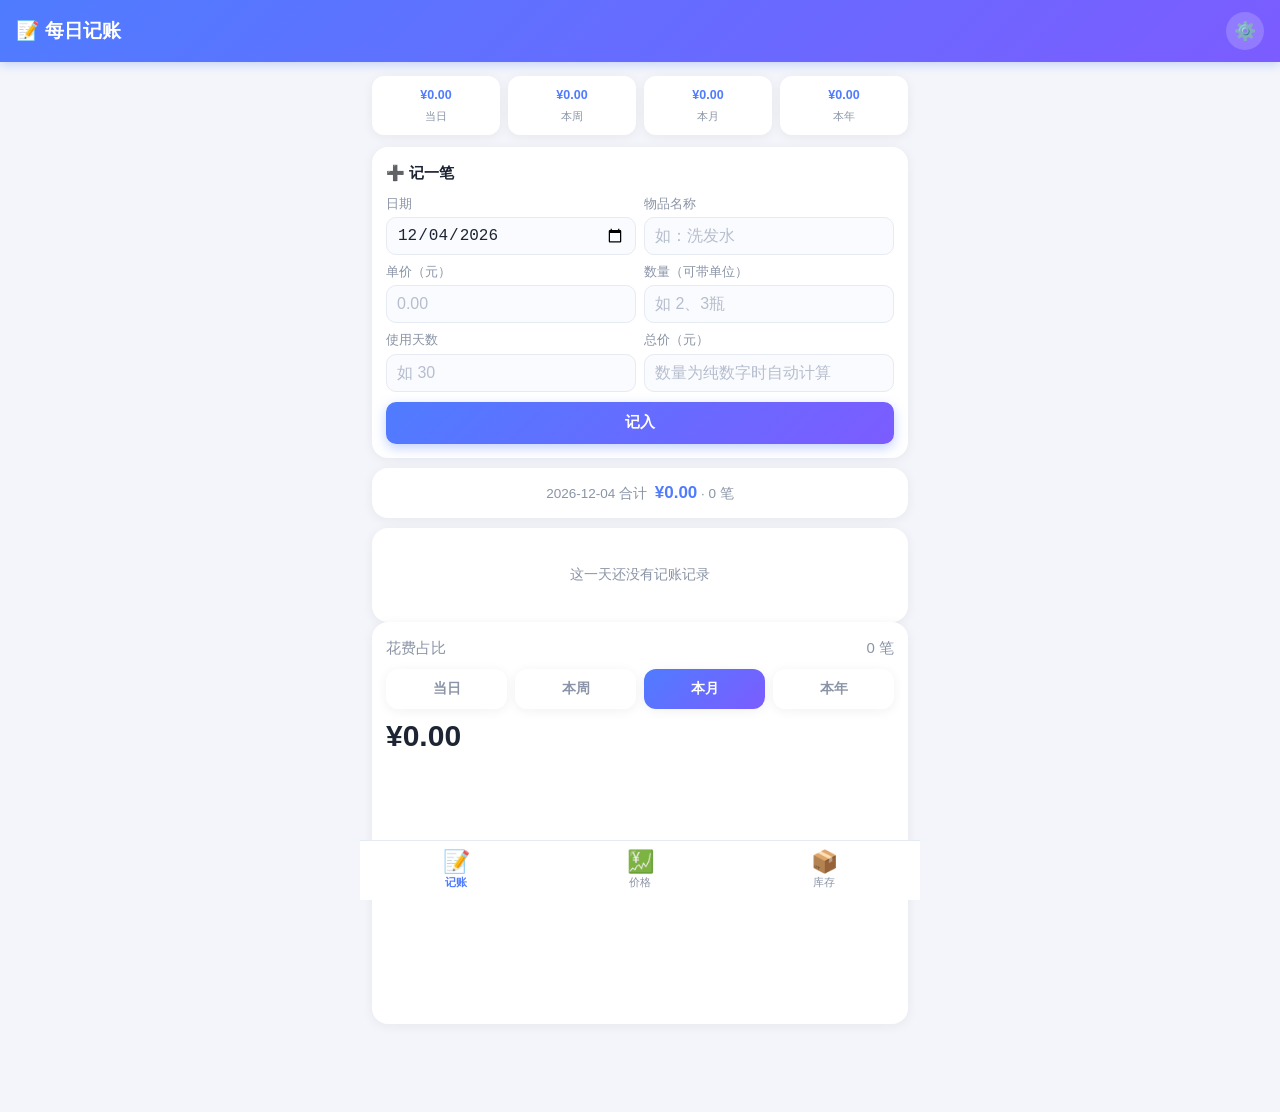
<file: index.html>
<!DOCTYPE html>
<html lang="zh-CN">
<head>
<meta charset="UTF-8">
<meta name="viewport" content="width=device-width, initial-scale=1, viewport-fit=cover">
<title>记账小助手</title>
<meta name="description" content="手机记账软件：每日记账、价格对比、剩余使用天数、花费占比统计">
<meta name="theme-color" content="#4f7cff">
<link rel="manifest" href="manifest.json">
<link rel="icon" type="image/png" href="icon-192.png">
<link rel="apple-touch-icon" href="icon-192.png">
<meta name="apple-mobile-web-app-capable" content="yes">
<meta name="mobile-web-app-capable" content="yes">
<meta name="apple-mobile-web-app-status-bar-style" content="black-translucent">
<meta name="apple-mobile-web-app-title" content="记账">
<link rel="stylesheet" href="style.css">
</head>
<body>

<header class="app-header">
  <h1 id="page-title">📝 每日记账</h1>
  <button class="icon-btn" id="settings-btn" aria-label="设置">⚙️</button>
</header>

<main>

  <!-- ============ 页1：每日记账（记一笔 + 汇总 + 占比） ============ -->
  <section id="page-records" class="page active">
    <div class="summary">
      <div class="tile"><div class="num" id="sum-day">¥0.00</div><div class="lbl">当日</div></div>
      <div class="tile"><div class="num" id="sum-week">¥0.00</div><div class="lbl">本周</div></div>
      <div class="tile"><div class="num" id="sum-month">¥0.00</div><div class="lbl">本月</div></div>
      <div class="tile"><div class="num" id="sum-year">¥0.00</div><div class="lbl">本年</div></div>
    </div>

    <form id="record-form" class="card form" autocomplete="off">
      <h2>➕ 记一笔</h2>
      <div class="form-grid">
        <label class="field">日期
          <input id="r-date" type="date" required>
        </label>
        <label class="field">物品名称
          <input id="r-name" type="text" list="item-suggestions" placeholder="如：洗发水" required>
        </label>
        <label class="field">单价（元）
          <input id="r-price" type="number" step="0.01" min="0" inputmode="decimal" placeholder="0.00">
        </label>
        <label class="field">数量（可带单位）
          <input id="r-qty" type="text" placeholder="如 2、3瓶">
        </label>
        <label class="field">使用天数
          <input id="r-days" type="number" min="1" inputmode="numeric" placeholder="如 30">
        </label>
        <label class="field">总价（元）
          <input id="r-total" type="number" step="0.01" min="0" inputmode="decimal" placeholder="数量为纯数字时自动计算" required>
        </label>
      </div>
      <datalist id="item-suggestions"></datalist>
      <button type="submit" class="btn primary">记入</button>
    </form>

    <div class="card quick-rec hidden" id="quick-rec">
      <div class="quick-title">快捷填写 · 已有物品</div>
      <div class="chips" id="rec-chips"></div>
    </div>

    <div class="card day-total" id="day-total">当日合计 ¥0.00</div>
    <div id="record-list"></div>

    <div class="card">
      <div class="stat-head">
        <span class="muted">花费占比</span>
        <span id="stat-count" class="muted"></span>
      </div>
      <div class="period-tabs" style="margin:10px 0 4px">
        <button class="period-tab" data-range="today">当日</button>
        <button class="period-tab" data-range="week">本周</button>
        <button class="period-tab active" data-range="month">本月</button>
        <button class="period-tab" data-range="year">本年</button>
      </div>
      <div class="stat-total" id="stat-total">¥0.00</div>
      <canvas id="pie-chart"></canvas>
      <div id="chart-legend"></div>
      <div class="hidden" id="top-card"></div>
    </div>
  </section>

  <!-- ============ 页2：价格对比（同名合并，价格变化） ============ -->
  <section id="page-price" class="page">
    <div id="price-list"></div>
  </section>

  <!-- ============ 页3：剩余使用天数（库存） ============ -->
  <section id="page-stock" class="page">
    <div class="summary" id="stock-sum"></div>
    <div id="stock-list"></div>
  </section>

</main>

<nav class="tabbar">
  <button class="tab active" data-page="records"><span class="ico">📝</span><span>记账</span></button>
  <button class="tab" data-page="price"><span class="ico">💹</span><span>价格</span></button>
  <button class="tab" data-page="stock"><span class="ico">📦</span><span>库存</span></button>
</nav>

<div id="install-banner" class="install-banner hidden">
  <span id="install-text">可安装到手机桌面</span>
  <button id="install-btn" class="mini">📲 安装</button>
  <button id="install-close" class="mini ghost-x" aria-label="关闭">✕</button>
</div>

<div id="modal-backdrop">
  <div class="modal">
    <div id="modal-title"></div>
    <div id="modal-body"></div>
    <div id="modal-foot"></div>
  </div>
</div>

<div id="toast"></div>
<input type="file" id="import-file" accept="application/json,.json" hidden>

<script src="app.js"></script>
</body>
</html>
</file>
<file: style.css>
/* =====================================================
   记账小助手 style.css · 移动端优先
   ===================================================== */
:root {
  --primary: #4f7cff;
  --bg: #f3f5fa;
  --card: #ffffff;
  --text: #1d2433;
  --muted: #8a94a6;
  --line: #e6eaf2;
  --danger: #ff5b5b;
  --success: #22c55e;
  --warn: #f59e0b;
  --radius: 16px;
  --shadow: 0 2px 12px rgba(29, 36, 51, 0.06);
}

* { box-sizing: border-box; -webkit-tap-highlight-color: transparent; }
html { -webkit-text-size-adjust: 100%; }
body {
  margin: 0;
  font-family: -apple-system, BlinkMacSystemFont, "PingFang SC", "Hiragino Sans GB", "Microsoft YaHei", "Segoe UI", Roboto, sans-serif;
  background: var(--bg);
  color: var(--text);
  font-size: 15px;
  line-height: 1.55;
}
body.modal-open { overflow: hidden; }

.hidden { display: none !important; }
.muted { color: var(--muted); }

/* ---------- 顶栏 ---------- */
.app-header {
  position: sticky; top: 0; z-index: 20;
  display: flex; align-items: center; justify-content: space-between;
  padding: calc(env(safe-area-inset-top) + 12px) 16px 12px;
  background: linear-gradient(135deg, #4f7cff, #7c5cff);
  color: #fff;
  box-shadow: 0 2px 10px rgba(79, 124, 255, .3);
}
.app-header h1 { margin: 0; font-size: 19px; font-weight: 600; }
.icon-btn {
  background: rgba(255, 255, 255, .18);
  border: none; color: #fff; border-radius: 50%;
  width: 38px; height: 38px; font-size: 18px; cursor: pointer;
}
.icon-btn:active { background: rgba(255, 255, 255, .32); }

/* ---------- 主区域与页面 ---------- */
main {
  max-width: 560px; margin: 0 auto;
  padding: 14px 12px calc(78px + env(safe-area-inset-bottom));
}
.page { display: none; }
.page.active { display: block; animation: fadeIn .18s ease; }
@keyframes fadeIn {
  from { opacity: 0; transform: translateY(6px); }
  to { opacity: 1; transform: none; }
}

/* ---------- 底部导航 ---------- */
.tabbar {
  position: fixed; left: 0; right: 0; bottom: 0; z-index: 20;
  display: flex; justify-content: space-around;
  background: rgba(255, 255, 255, .96);
  -webkit-backdrop-filter: blur(10px); backdrop-filter: blur(10px);
  border-top: 1px solid var(--line);
  padding: 6px 4px calc(env(safe-area-inset-bottom) + 6px);
  max-width: 560px; margin: 0 auto;
}
.tab {
  border: none; background: none; cursor: pointer;
  display: flex; flex-direction: column; align-items: center; gap: 2px;
  font-size: 11px; color: var(--muted); padding: 4px 14px; border-radius: 12px;
}
.tab .ico { font-size: 22px; line-height: 1; }
.tab.active { color: var(--primary); font-weight: 600; }

/* ---------- 卡片与表单 ---------- */
.card {
  background: var(--card); border-radius: var(--radius);
  box-shadow: var(--shadow); padding: 14px; margin-bottom: 10px;
}
.form h2 { margin: 0 0 10px; font-size: 15px; }
.field { display: block; margin-bottom: 10px; font-size: 12.5px; color: var(--muted); }
.field input { margin-top: 3px; }
input {
  width: 100%; height: 38px; border: 1px solid var(--line); border-radius: 10px;
  padding: 0 10px; font-size: 16px; color: var(--text); background: #fafbfe;
  outline: none; transition: border-color .15s, box-shadow .15s, background .15s;
  -webkit-appearance: none; appearance: none;
}
input:focus {
  border-color: var(--primary);
  box-shadow: 0 0 0 3px rgba(79, 124, 255, .15);
  background: #fff;
}
input[readonly] { background: #eef1f8; color: var(--primary); font-weight: 700; }
input::placeholder { color: #b6bece; }
.row2 { display: flex; gap: 10px; }
.row2 .field { flex: 1; min-width: 0; }

/* 记账表单：两列网格，整齐紧凑 */
.form-grid { display: grid; grid-template-columns: 1fr 1fr; gap: 8px 8px; margin-bottom: 10px; }
.form-grid .field { margin-bottom: 0; }
.form-grid .field input { height: 38px; }
.form-grid .full { grid-column: 1 / -1; }

/* ---------- 按钮 ---------- */
.btn {
  display: block; width: 100%; height: 42px; border: none; border-radius: 10px;
  font-size: 15px; font-weight: 600; cursor: pointer;
}
.btn.primary {
  background: linear-gradient(135deg, var(--primary), #7c5cff); color: #fff;
  box-shadow: 0 4px 12px rgba(79, 124, 255, .35);
}
.btn.primary:active { transform: scale(.98); }
.btn.ghost { background: #eef1f8; color: var(--text); }
.btn.danger { background: #ffe9e9; color: var(--danger); }
.mini {
  border: 1px solid var(--line); background: #fff; color: var(--primary);
  border-radius: 8px; padding: 4px 10px; font-size: 12px; cursor: pointer;
}
.mini.danger { color: var(--danger); }

/* ---------- 物品卡片 ---------- */
.item-head {
  display: flex; justify-content: space-between; align-items: center;
  gap: 8px; margin-bottom: 4px;
}
.item-name { font-weight: 600; font-size: 16px; word-break: break-all; }
.item-total { font-weight: 700; color: var(--primary); font-size: 16px; white-space: nowrap; }
.item-meta { font-size: 12.5px; color: var(--muted); margin: 4px 0; }
.price-line {
  display: flex; align-items: center; gap: 6px; flex-wrap: wrap; font-size: 13px;
  background: #f6f8fd; border-radius: 10px; padding: 8px 10px; margin: 8px 0;
}
.price-line .mini { margin-left: auto; }
.diff { font-weight: 700; }
.diff.up { color: #16a34a; }
.diff.down { color: #dc2626; }
.diff.flat { color: var(--muted); }
.item-actions { display: flex; gap: 8px; margin-top: 8px; justify-content: flex-end; }
.hist { margin: 6px 0; font-size: 12.5px; }
.hist summary { color: var(--muted); cursor: pointer; }
.hist ul { margin: 6px 0 0; padding-left: 18px; color: var(--muted); }

/* ---------- 徽章 ---------- */
.badge {
  display: inline-block; font-size: 11px; padding: 2px 8px;
  border-radius: 999px; font-weight: 600; white-space: nowrap;
}
.badge.ok { background: #e5f8ec; color: #16a34a; }
.badge.warn { background: #fff3dd; color: #d97706; }
.badge.danger { background: #ffe5e5; color: #dc2626; }

/* ---------- 统计小方块 ---------- */
.summary { display: flex; gap: 8px; margin-bottom: 12px; }
.tile {
  flex: 1; text-align: center; background: var(--card); border-radius: 12px;
  padding: 10px 4px; box-shadow: var(--shadow); min-width: 0;
}
.tile .num { font-size: 13px; font-weight: 700; color: var(--primary); word-break: break-all; }
.tile .lbl { font-size: 11px; color: var(--muted); margin-top: 3px; }

/* ---------- 进度条：绿黄红分格，随时间一节节减少 ---------- */
.progress {
  height: 10px; border-radius: 999px;
  background: #edf0ff; overflow: hidden; margin: 8px 0;
}
.progress .bar {
  height: 100%; border-radius: 999px;
  background-image:
    repeating-linear-gradient(90deg, transparent 0 9px, rgba(255,255,255,.55) 9px 10px),
    linear-gradient(90deg, #22c55e 0%, #f59e0b 55%, #ef4444 100%);
  transition: width .5s ease;
}
.stock-days { font-size: 13.5px; }
.stock-days b { color: var(--primary); }

/* ---------- 记账列表 ---------- */
.day-total { text-align: center; color: var(--muted); font-size: 13.5px; padding: 12px; }
.day-total b { color: var(--primary); font-size: 17px; margin-left: 4px; }
.rec-group { cursor: pointer; }
.chev { color: var(--muted); margin-left: 6px; }
.rec-detail { margin-top: 8px; }
.rec-entry {
  display: flex; align-items: center; gap: 8px; font-size: 13px; color: var(--muted);
  padding: 6px 0; border-top: 1px dashed var(--line);
}
.rec-entry .mini { margin-left: auto; }

/* ---------- 统计图 ---------- */
.period-tabs { display: flex; gap: 8px; margin-bottom: 12px; }
.period-tab {
  flex: 1; height: 40px; border: none; border-radius: 12px; background: var(--card);
  color: var(--muted); font-size: 14px; font-weight: 600; cursor: pointer; box-shadow: var(--shadow);
}
.period-tab.active { background: linear-gradient(135deg, var(--primary), #7c5cff); color: #fff; }
.stat-head { display: flex; justify-content: space-between; align-items: baseline; }
.stat-total { font-size: 30px; font-weight: 800; margin: 2px 0 10px; }
#pie-chart { width: 100%; display: block; }
.legend-row {
  display: flex; align-items: center; gap: 8px; padding: 7px 2px;
  font-size: 13.5px; border-bottom: 1px dashed var(--line);
}
.legend-row:last-child { border-bottom: none; }
.dot { width: 10px; height: 10px; border-radius: 3px; flex: none; }
.lname { flex: 1; word-break: break-all; }
.lpct { color: var(--muted); font-size: 12.5px; }
.lamt { font-weight: 600; white-space: nowrap; }
#top-card {
  background: linear-gradient(135deg, #fff7e6, #fff);
  border: 1px solid #ffe1a8; font-size: 14px;
  border-radius: 10px; padding: 10px 12px; margin-top: 10px;
}

/* ---------- 空状态 ---------- */
.empty {
  text-align: center; color: var(--muted); padding: 34px 12px; font-size: 13.5px;
  background: var(--card); border-radius: var(--radius); box-shadow: var(--shadow); line-height: 1.9;
}
.muted-card { color: var(--muted); font-size: 13px; }

/* ---------- 弹窗（底部抽屉） ---------- */
#modal-backdrop {
  position: fixed; inset: 0; background: rgba(15, 20, 35, .45); z-index: 50;
  display: none; align-items: flex-end; justify-content: center;
}
#modal-backdrop.show { display: flex; }
.modal {
  background: #fff; width: 100%; max-width: 560px;
  border-radius: 20px 20px 0 0;
  padding: 18px 16px calc(16px + env(safe-area-inset-bottom));
  animation: slideUp .2s ease; max-height: 86vh; overflow: auto;
}
@keyframes slideUp {
  from { transform: translateY(30px); opacity: .6; }
  to { transform: none; opacity: 1; }
}
#modal-title { font-size: 16px; font-weight: 700; margin-bottom: 12px; }
#modal-foot { display: flex; gap: 10px; margin-top: 16px; }
#modal-foot .btn { flex: 1; height: 44px; font-size: 15px; }
.check { display: flex; align-items: center; gap: 8px; font-size: 13px; margin: 10px 0; }
.check input { width: 18px; height: 18px; }
.settings-note {
  font-size: 13px; color: var(--muted); background: #f6f8fd;
  border-radius: 10px; padding: 10px 12px; line-height: 1.7;
}

/* ---------- 提示条 ---------- */
#toast {
  position: fixed; left: 50%; bottom: calc(84px + env(safe-area-inset-bottom));
  transform: translateX(-50%) translateY(10px);
  background: rgba(29, 36, 51, .92); color: #fff; padding: 9px 18px;
  border-radius: 999px; font-size: 13.5px; opacity: 0; pointer-events: none;
  transition: all .25s; z-index: 60; white-space: nowrap;
  max-width: 86vw; overflow: hidden; text-overflow: ellipsis;
}
#toast.show { opacity: 1; transform: translateX(-50%) translateY(0); }

/* ---------- 价格对比 ---------- */
.latest-price { font-weight: 700; color: var(--primary); font-size: 18px; white-space: nowrap; }
.price-list { margin: 8px 0 4px; padding: 0; list-style: none; }
.price-list li {
  display: flex; justify-content: space-between; align-items: center;
  padding: 7px 0; border-top: 1px dashed var(--line); font-size: 14px;
}
.price-list li .d { color: var(--muted); font-size: 13px; }
.hist { margin: 8px 0; }
.hist summary {
  cursor: pointer; color: var(--primary); font-size: 13px;
  padding: 4px 0; list-style: none;
}
.hist summary::-webkit-details-marker { display: none; }
.hist summary::before { content: '▸ '; }
.hist[open] summary::before { content: '▾ '; }

/* ---------- 安装横幅 ---------- */
.install-banner {
  position: fixed; left: 50%; transform: translateX(-50%);
  bottom: calc(76px + env(safe-area-inset-bottom)); z-index: 40;
  width: calc(100% - 24px); max-width: 536px;
  background: #fff; border-radius: 14px; box-shadow: 0 6px 24px rgba(29, 36, 51, .18);
  display: flex; align-items: center; gap: 10px; padding: 12px 14px; font-size: 13.5px;
}
.install-banner span { flex: 1; }
.ghost-x { border: none; background: #eef1f8; color: var(--muted); }

/* ---------- 安装说明列表 ---------- */
.guide-list { margin: 0; padding-left: 20px; font-size: 14px; line-height: 1.8; }
.guide-list li { margin-bottom: 6px; }

/* 4 个汇总小方块，缩小字号以免溢出 */
.summary .tile .num { font-size: 12.5px; }

/* ---------- 快捷记账芯片 ---------- */
.quick-rec { padding: 10px 12px; }
.quick-title { font-size: 12.5px; color: var(--muted); margin-bottom: 6px; }
.chips { display: flex; gap: 6px; overflow-x: auto; flex-wrap: nowrap; padding-bottom: 2px; }
.chip {
  flex: none;
  border: 1px solid var(--line); background: #f6f8fd; color: var(--primary);
  border-radius: 999px; padding: 6px 12px; font-size: 13px; cursor: pointer;
}
.chip:active { background: #e6ecfb; }

/* ---------- 最新价格涨跌：贵了绿色上标 ▲ / 降了红色下标 ▼ ---------- */
sup.up { color: #16a34a; font-size: 11px; font-weight: 700; }
sub.down { color: #dc2626; font-size: 11px; font-weight: 700; }
</file>
